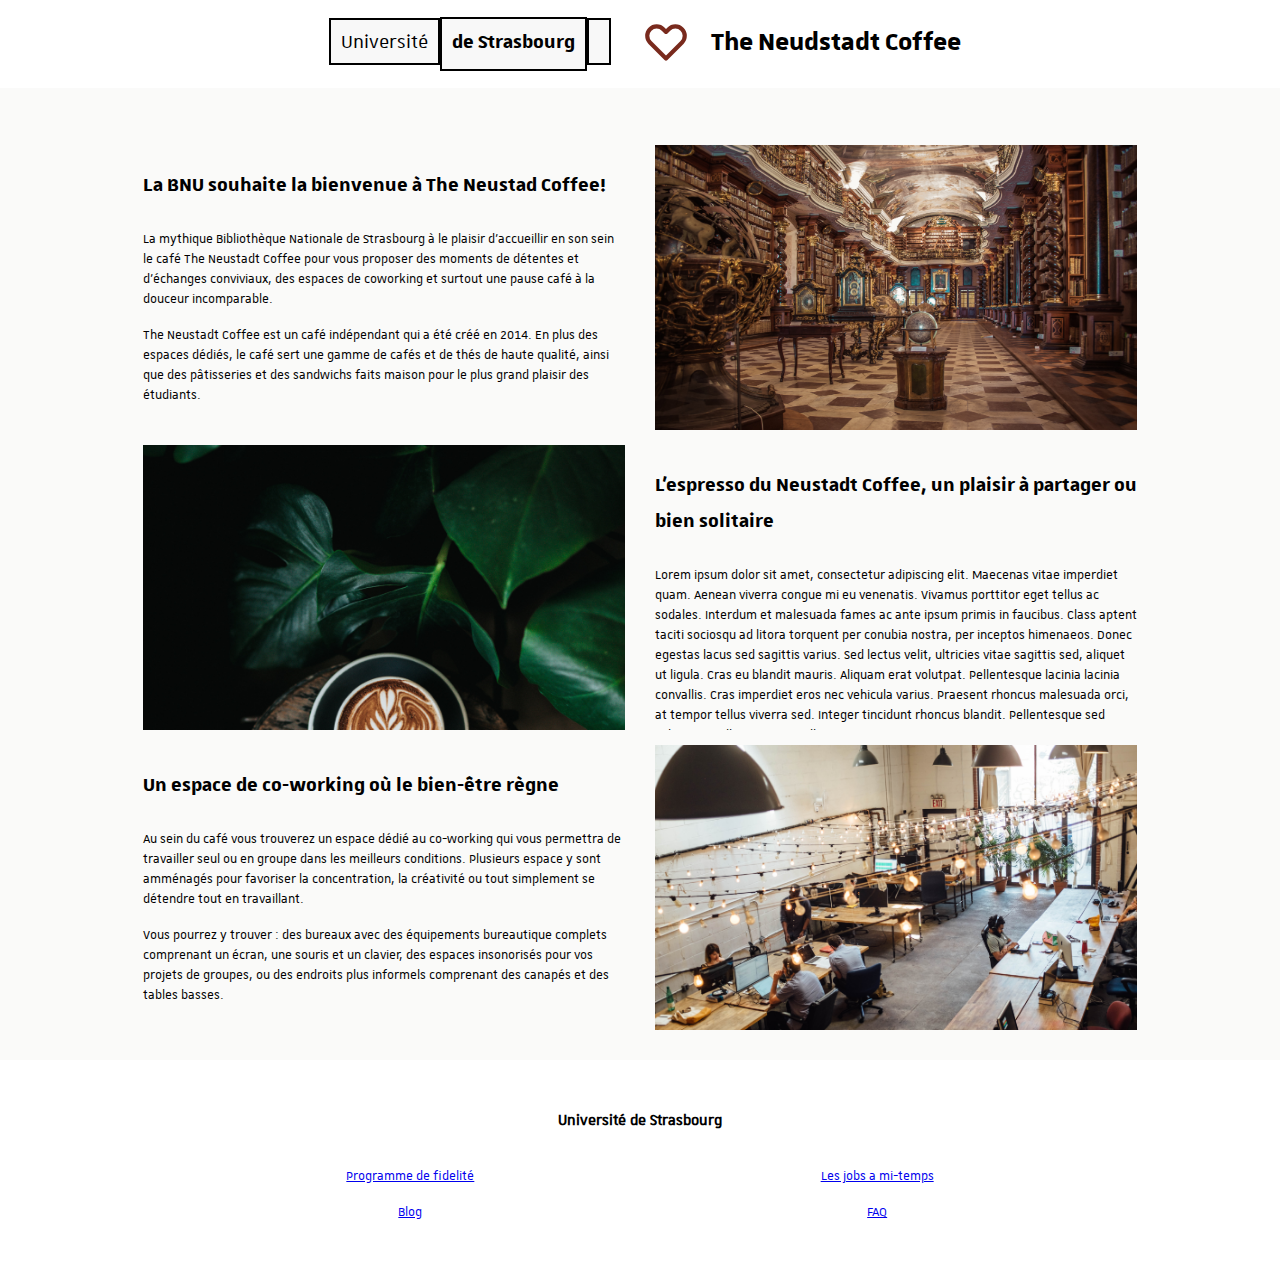
<file: index.html>
<!doctype html>
<html lang=en>
    <head>
        <meta charset=utf-8>
        <link rel="stylesheet" href="style.css">
        <title>Home</title>
    </head>
    <body>
        <header class="header">
            <a href="index.html"><span class="el"><span class="logo"><span class="uni">Université</span><spane class="stra">de Strasbourg</spane><span class="void"></span></span></span></a>
            <span class="el"><svg class="w-6 h-6" fill="none" stroke="currentColor" viewBox="0 0 24 24" xmlns="http://www.w3.org/2000/svg"><path stroke-linecap="round" stroke-linejoin="round" stroke-width="2" d="M4.318 6.318a4.5 4.5 0 000 6.364L12 20.364l7.682-7.682a4.5 4.5 0 00-6.364-6.364L12 7.636l-1.318-1.318a4.5 4.5 0 00-6.364 0z"></path></svg></span>
            <span class="el coffee">The Neudstadt Coffee</span>
        </header>
        <div class="bande"></div>

        <div class="container">
            <div class="content">
                <div class="row">
                    <div class="text">
                        <p class="title">La BNU souhaite la bienvenue à The Neustad Coffee!</p>
                        <p>La mythique Bibliothèque Nationale de Strasbourg à le plaisir d'accueillir en son sein le café The Neustadt Coffee pour vous proposer des moments de détentes et d'échanges conviviaux, des espaces de coworking et surtout une pause café à la douceur incomparable.</p>
                        <p>The Neustadt Coffee est un café indépendant qui a été créé en 2014. En plus des espaces dédiés, le café sert une gamme de cafés et de thés de haute qualité, ainsi que des pâtisseries et des sandwichs faits maison pour le plus grand plaisir des étudiants.</p>
                    </div>
                    <div class="img">
                        <img src="assets/library.jpg">
                    </div>
                </div>
                <div class="row">
                    <div class="img">
                        <img src="assets/coffee-hero-sided.jpg">
                    </div>
                    <div class="text">
                        <p class="title">L'espresso du Neustadt Coffee, un plaisir à partager ou bien solitaire</p>
                        <p>Lorem ipsum dolor sit amet, consectetur adipiscing elit. Maecenas vitae imperdiet quam. Aenean viverra congue mi eu venenatis. Vivamus porttitor eget tellus ac sodales. Interdum et malesuada fames ac ante ipsum primis in faucibus. Class aptent taciti sociosqu ad litora torquent per conubia nostra, per inceptos himenaeos. Donec egestas lacus sed sagittis varius. Sed lectus velit, ultricies vitae sagittis sed, aliquet ut ligula. Cras eu blandit mauris. Aliquam erat volutpat. Pellentesque lacinia lacinia convallis. Cras imperdiet eros nec vehicula varius. Praesent rhoncus malesuada orci, at tempor tellus viverra sed. Integer tincidunt rhoncus blandit. Pellentesque sed vulputate nulla, sit amet pellentesque est.</p>
                    </div>
                </div>
                <div class="row">
                    <div class="text">
                        <p class="title">Un espace de co-working où le bien-être règne</p>
                        <p>Au sein du café vous trouverez un espace dédié au co-working qui vous permettra de travailler seul ou en groupe dans les meilleurs conditions. Plusieurs espace y sont amménagés pour favoriser la concentration, la créativité ou tout simplement se détendre tout en travaillant.</p>
                        <p>Vous pourrez y trouver : des bureaux avec des équipements bureautique complets comprenant un écran, une souris et un clavier, des espaces insonorisés pour vos projets de groupes, ou des endroits plus informels comprenant des canapés et des tables basses.</p>
                    </div>
                    <div class="img">
                        <img src="assets/coworking.jpg">
                    </div>
                </div>
                
            </div>
        </div>

        <footer class="footer">
                <h3>Université de Strasbourg</h3>
                <div class="both">
                    <div class="left">
                        <p class="link"><a href='#'>Programme de fidelité</a></p>
                        <p class="link"><a href='html/blog.html'>Blog</a></p>
                    </div>
                    <div class="rigth">
                        <p class="link"><a href='html/jobs.html'>Les jobs a mi-temps</a></p>
                        <p class="link"><a href='html/faq.html'>FAQ</a></p>
                    </div>
                </div>
        </footer>
    </body>
</html>
</file>
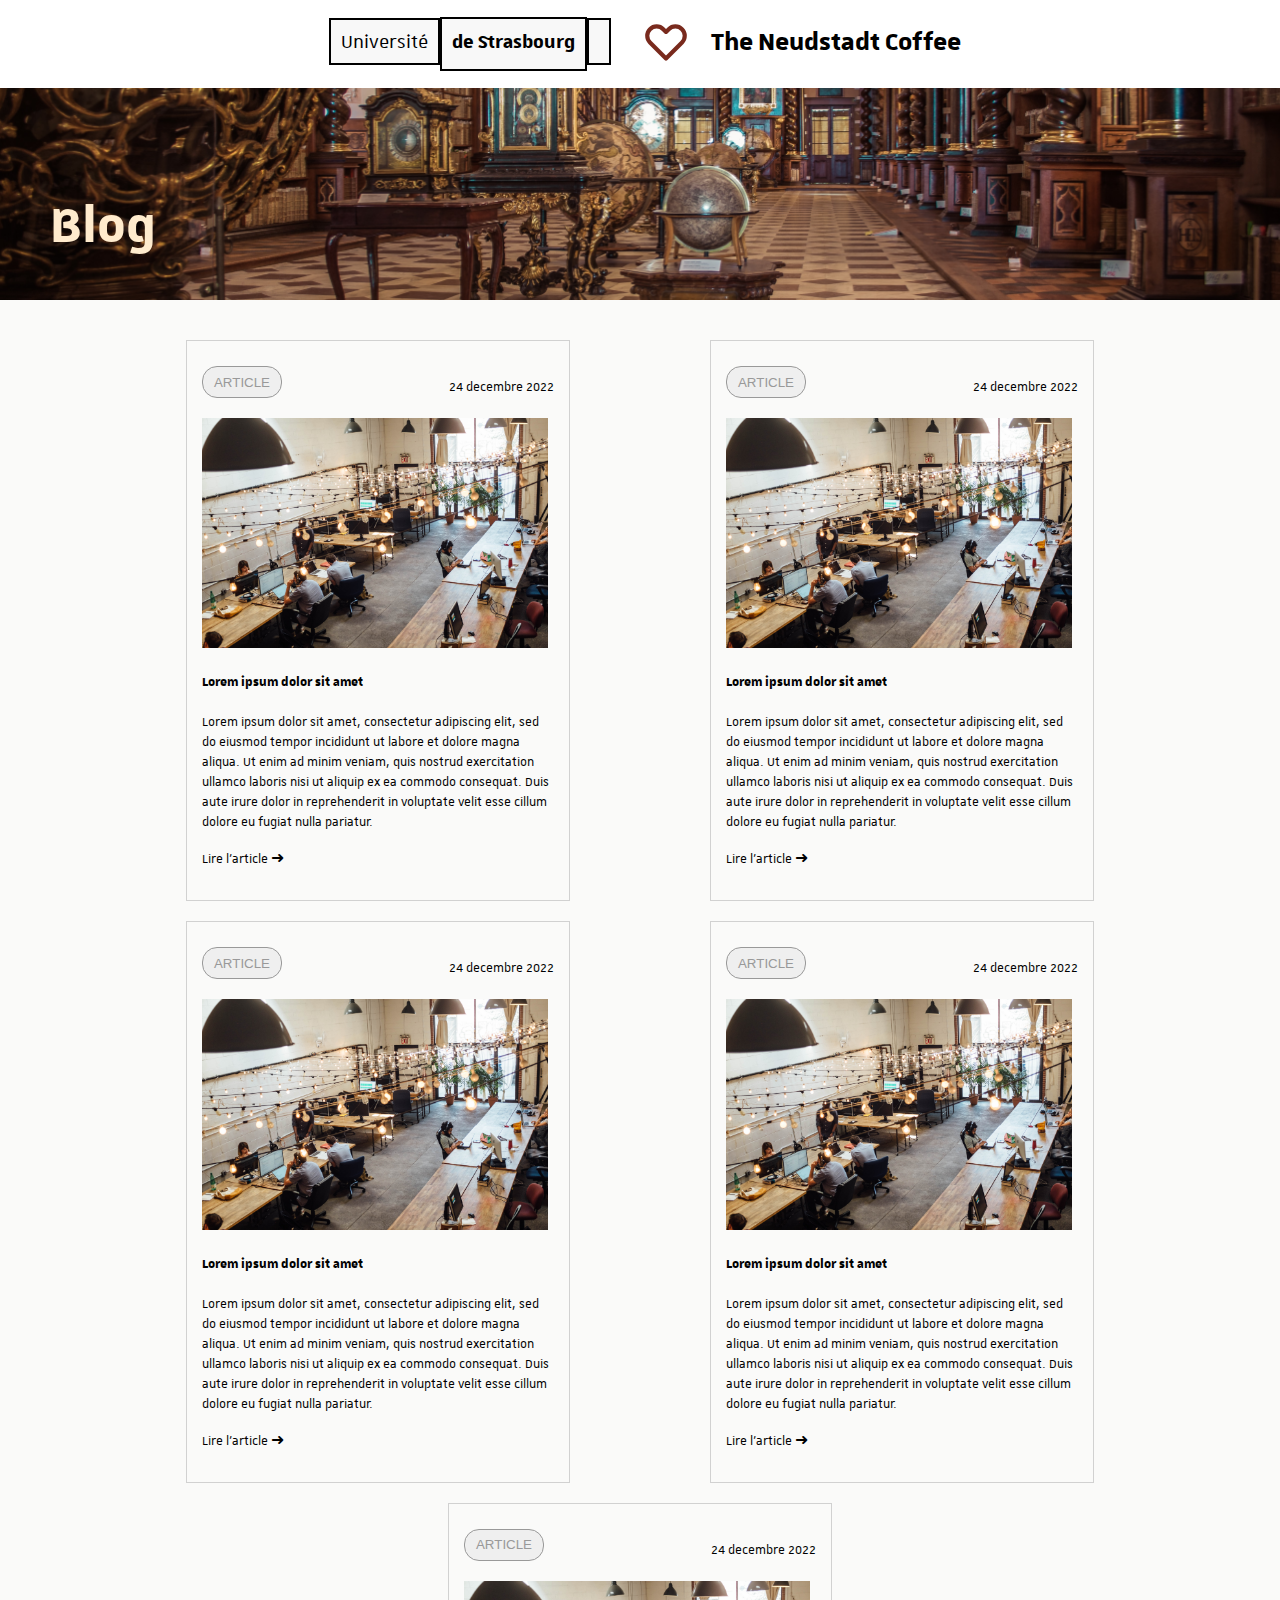
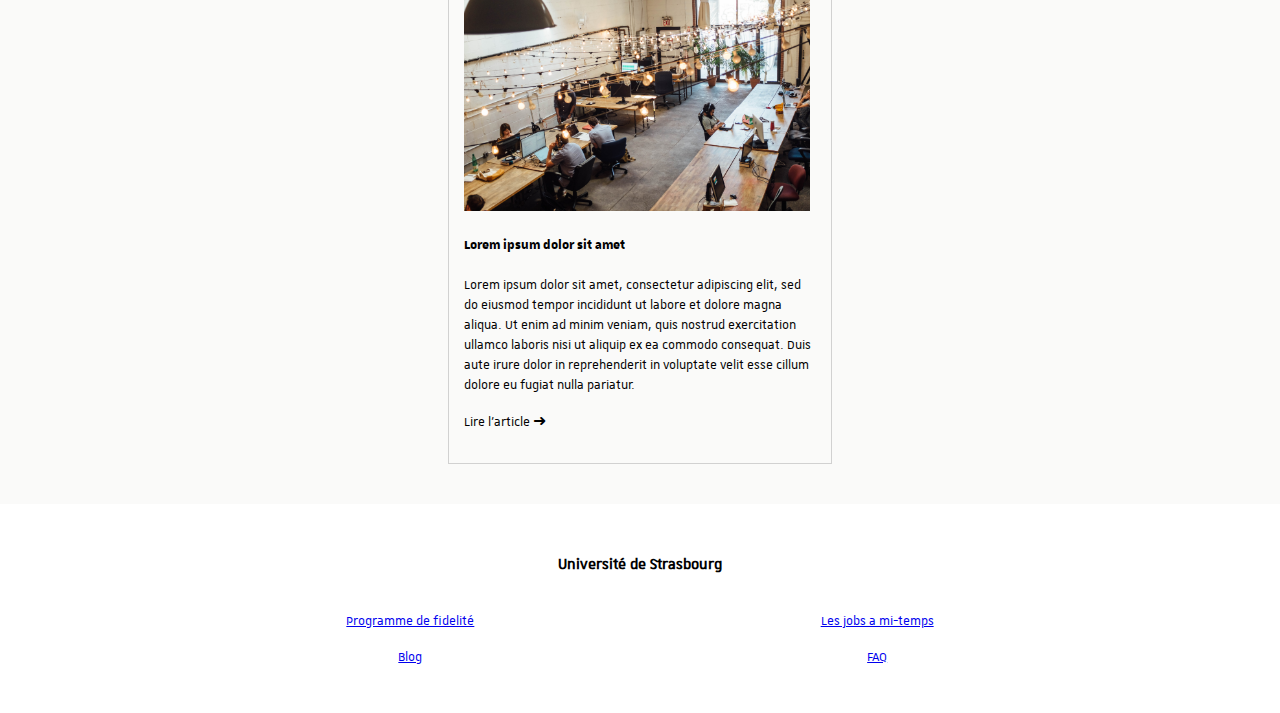
<file: html/blog.html>
<!doctype html>
<html lang=en>
    <head>
        <meta charset=utf-8>
        <link rel="stylesheet" href="../CSS/style-blog.css">
        <title>Blog</title>
    </head>
    <body>
        <header class="header">
            <a href="../index.html"><span class="el"><span class="logo"><span class="uni">Université</span><spane class="stra">de Strasbourg</spane><span class="void"></span></span></span></a>
            <span class="el"><svg class="w-6 h-6" fill="none" stroke="currentColor" viewBox="0 0 24 24" xmlns="http://www.w3.org/2000/svg"><path stroke-linecap="round" stroke-linejoin="round" stroke-width="2" d="M4.318 6.318a4.5 4.5 0 000 6.364L12 20.364l7.682-7.682a4.5 4.5 0 00-6.364-6.364L12 7.636l-1.318-1.318a4.5 4.5 0 00-6.364 0z"></path></svg></span>
            <span class="el coffee">The Neudstadt Coffee</span>
        </header>
        <div class="bande"><span>Blog</span></div>

        <div class="container">
            <div class="content">
                <div class="card">
                    <div class="about">
                        <button>ARTICLE</button>
                        <p>24 decembre 2022</p>
                    </div>
                    <img src="../assets/coworking.jpg">
                    <p class="title">Lorem ipsum dolor sit amet</p>
                    <p>Lorem ipsum dolor sit amet, consectetur adipiscing elit, sed do eiusmod tempor incididunt ut labore et dolore magna aliqua. Ut enim ad minim veniam, quis nostrud exercitation ullamco laboris nisi ut aliquip ex ea commodo consequat. Duis aute irure dolor in reprehenderit in voluptate velit esse cillum dolore eu fugiat nulla pariatur.</p>
                    <p><span class="arrow">Lire l'article </span></p>
                </div>
                <div class="card">
                    <div class="about">
                        <button>ARTICLE</button>
                        <p>24 decembre 2022</p>
                    </div>
                    <img src="../assets/coworking.jpg">
                    <p class="title">Lorem ipsum dolor sit amet</p>
                    <p>Lorem ipsum dolor sit amet, consectetur adipiscing elit, sed do eiusmod tempor incididunt ut labore et dolore magna aliqua. Ut enim ad minim veniam, quis nostrud exercitation ullamco laboris nisi ut aliquip ex ea commodo consequat. Duis aute irure dolor in reprehenderit in voluptate velit esse cillum dolore eu fugiat nulla pariatur.</p>
                    <p><span class="arrow">Lire l'article </span></p>
                </div>
                <div class="card">
                    <div class="about">
                        <button>ARTICLE</button>
                        <p>24 decembre 2022</p>
                    </div>
                    <img src="../assets/coworking.jpg">
                    <p class="title">Lorem ipsum dolor sit amet</p>
                    <p>Lorem ipsum dolor sit amet, consectetur adipiscing elit, sed do eiusmod tempor incididunt ut labore et dolore magna aliqua. Ut enim ad minim veniam, quis nostrud exercitation ullamco laboris nisi ut aliquip ex ea commodo consequat. Duis aute irure dolor in reprehenderit in voluptate velit esse cillum dolore eu fugiat nulla pariatur.</p>
                    <p><span class="arrow">Lire l'article </span></p>
                </div>
                <div class="card">
                    <div class="about">
                        <button>ARTICLE</button>
                        <p>24 decembre 2022</p>
                    </div>
                    <img src="../assets/coworking.jpg">
                    <p class="title">Lorem ipsum dolor sit amet</p>
                    <p>Lorem ipsum dolor sit amet, consectetur adipiscing elit, sed do eiusmod tempor incididunt ut labore et dolore magna aliqua. Ut enim ad minim veniam, quis nostrud exercitation ullamco laboris nisi ut aliquip ex ea commodo consequat. Duis aute irure dolor in reprehenderit in voluptate velit esse cillum dolore eu fugiat nulla pariatur.</p>
                    <p><span class="arrow">Lire l'article </span></p>
                </div>
                <div class="card">
                    <div class="about">
                        <button>ARTICLE</button>
                        <p>24 decembre 2022</p>
                    </div>
                    <img src="../assets/coworking.jpg">
                    <p class="title">Lorem ipsum dolor sit amet</p>
                    <p>Lorem ipsum dolor sit amet, consectetur adipiscing elit, sed do eiusmod tempor incididunt ut labore et dolore magna aliqua. Ut enim ad minim veniam, quis nostrud exercitation ullamco laboris nisi ut aliquip ex ea commodo consequat. Duis aute irure dolor in reprehenderit in voluptate velit esse cillum dolore eu fugiat nulla pariatur.</p>
                    <p><span class="arrow">Lire l'article </span></p>
                </div>
            </div>
        </div>

        <footer class="footer">
                <h3>Université de Strasbourg</h3>
                <div class="both">
                    <div class="left">
                        <p class="link"><a href='#'>Programme de fidelité</a></p>
                        <p class="link"><a href='#'>Blog</a></p>
                    </div>
                    <div class="rigth">
                        <p class="link"><a href='./jobs.html'>Les jobs a mi-temps</a></p>
                        <p class="link"><a href='./faq.html'>FAQ</a></p>
                    </div>
                </div>
        </footer>
    </body>
</html>
</file>
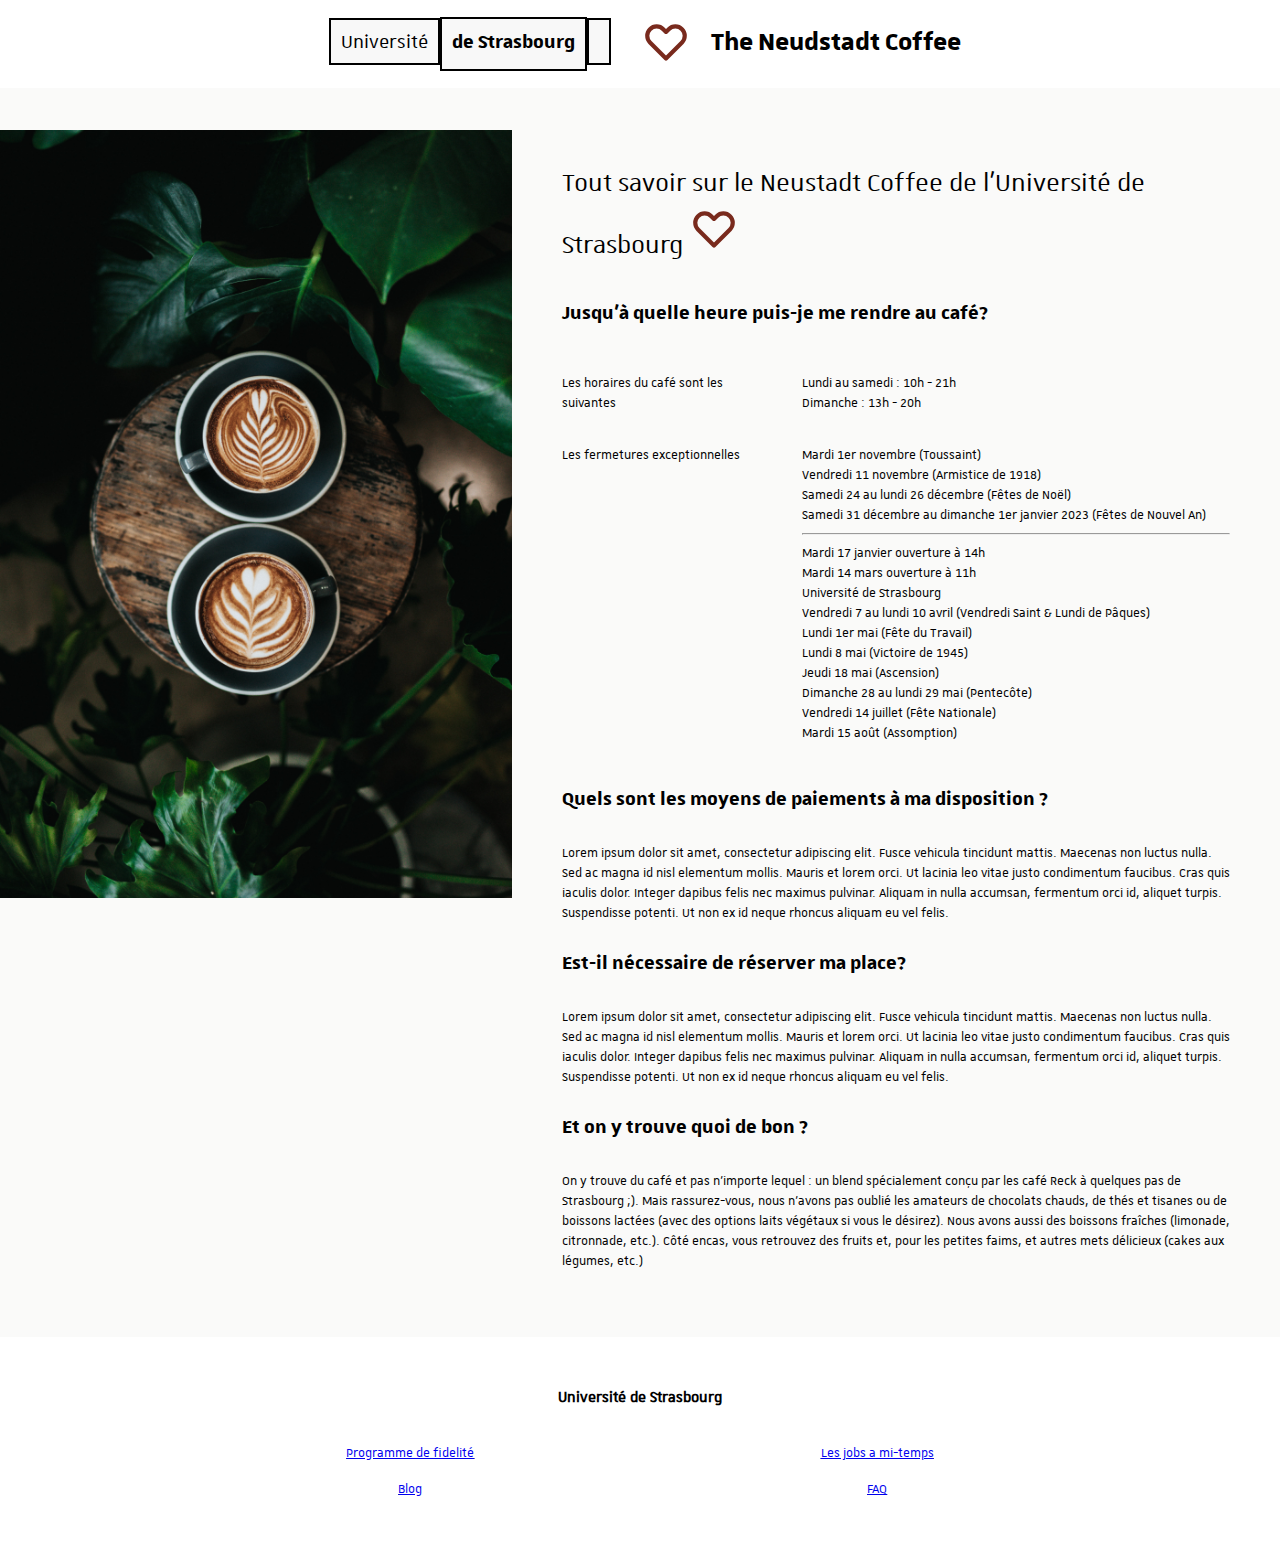
<file: html/faq.html>
<!doctype html>
<html lang=en>
    <head>
        <meta charset=utf-8>
        <link rel="stylesheet" href="../CSS/style-faq.css">
        <title>FAQ</title>
    </head>
    <body>
        <header class="header">
            <a href="../index.html"><span class="el"><span class="logo"><span class="uni">Université</span><spane class="stra">de Strasbourg</spane><span class="void"></span></span></span></a>
            <span class="el"><svg class="w-6 h-6" fill="none" stroke="currentColor" viewBox="0 0 24 24" xmlns="http://www.w3.org/2000/svg"><path stroke-linecap="round" stroke-linejoin="round" stroke-width="2" d="M4.318 6.318a4.5 4.5 0 000 6.364L12 20.364l7.682-7.682a4.5 4.5 0 00-6.364-6.364L12 7.636l-1.318-1.318a4.5 4.5 0 00-6.364 0z"></path></svg></span>
            <span class="el coffee">The Neudstadt Coffee</span>
        </header>
        <div class="bande"></div>

        <div class="container">
            <div class="content">
                <div class="img"><img src="../assets/coffee-hero-sided.jpg"></div>
                <div class="text">
                    <p class="big">Tout savoir sur le Neustadt Coffee de l'Université de Strasbourg <svg class="w-6 h-6" fill="none" stroke="currentColor" viewBox="0 0 24 24" xmlns="http://www.w3.org/2000/svg"><path stroke-linecap="round" stroke-linejoin="round" stroke-width="2" d="M4.318 6.318a4.5 4.5 0 000 6.364L12 20.364l7.682-7.682a4.5 4.5 0 00-6.364-6.364L12 7.636l-1.318-1.318a4.5 4.5 0 00-6.364 0z"></path></svg></p>
                    <p class="title">Jusqu'à quelle heure puis-je me rendre au café?</p>
                    <div class="row">
                        <div class="col1">
                            <p>Les horaires du café sont les suivantes</p>
                        </div>
                        <div class="col2">
                            <ul>
                                <li>Lundi au samedi : 10h - 21h</li>
                                <li>Dimanche : 13h - 20h</li>
                            </ul>
                        </div>
                    </div>
                    <div class="row">
                        <div class="col1"><p>Les fermetures exceptionnelles</p></div>
                        <div class="col2">
                            <ul>
                                <li>Mardi 1er novembre (Toussaint)</li>
                                <li>Vendredi 11 novembre (Armistice de 1918)</li>
                                <li>Samedi 24 au lundi 26 décembre (Fêtes de Noël)</li>
                                <li>Samedi 31 décembre au dimanche 1er janvier 2023 (Fêtes de Nouvel An)</li>
                                <hr/>
                                <li>Mardi 17 janvier ouverture à 14h</li>
                                <li>Mardi 14 mars ouverture à 11h</li>
                                <li>Université de Strasbourg</li>
                                <li>Vendredi 7 au lundi 10 avril (Vendredi Saint & Lundi de Pâques)</li>
                                <li>Lundi 1er mai (Fête du Travail)</li>
                                <li>Lundi 8 mai (Victoire de 1945)</li>
                                <li>Jeudi 18 mai (Ascension)</li>
                                <li>Dimanche 28 au lundi 29 mai (Pentecôte)</li>
                                <li>Vendredi 14 juillet (Fête Nationale)</li>
                                <li>Mardi 15 août (Assomption)</li>
                            </ul>
                        </div>
                    </div>
                    <p class="title">Quels sont les moyens de paiements à ma disposition ?</p>
                    <p>Lorem ipsum dolor sit amet, consectetur adipiscing elit. Fusce vehicula tincidunt mattis. Maecenas non luctus nulla. Sed ac magna id nisl elementum mollis. Mauris et lorem orci. Ut lacinia leo vitae justo condimentum faucibus. Cras quis iaculis dolor. Integer dapibus felis nec maximus pulvinar. Aliquam in nulla accumsan, fermentum orci id, aliquet turpis. Suspendisse potenti. Ut non ex id neque rhoncus aliquam eu vel felis.</p>
                    <p class="title">Est-il nécessaire de réserver ma place?</p>
                    <p>Lorem ipsum dolor sit amet, consectetur adipiscing elit. Fusce vehicula tincidunt mattis. Maecenas non luctus nulla. Sed ac magna id nisl elementum mollis. Mauris et lorem orci. Ut lacinia leo vitae justo condimentum faucibus. Cras quis iaculis dolor. Integer dapibus felis nec maximus pulvinar. Aliquam in nulla accumsan, fermentum orci id, aliquet turpis. Suspendisse potenti. Ut non ex id neque rhoncus aliquam eu vel felis.</p>
                    <p class="title">Et on y trouve quoi de bon ?</p>
                    <p>On y trouve du café et pas n'importe lequel : un blend spécialement conçu par les café Reck à quelques pas de Strasbourg ;). Mais rassurez-vous, nous n'avons pas oublié les amateurs de chocolats chauds, de thés et tisanes ou de boissons lactées (avec des options laits végétaux si vous le désirez). Nous avons aussi des boissons fraîches (limonade, citronnade, etc.). Côté encas, vous retrouvez des fruits et, pour les petites faims, et autres mets délicieux (cakes aux légumes, etc.)</p>
                </div>
            </div>
        </div>

        <footer class="footer">
                <h3>Université de Strasbourg</h3>
                <div class="both">
                    <div class="left">
                        <p class="link"><a href='#'>Programme de fidelité</a></p>
                        <p class="link"><a href='./blog.html'>Blog</a></p>
                    </div>
                    <div class="rigth">
                        <p class="link"><a href='./jobs.html'>Les jobs a mi-temps</a></p>
                        <p class="link"><a href='#'>FAQ</a></p>
                    </div>
                </div>
        </footer>
    </body>
</html>
</file>
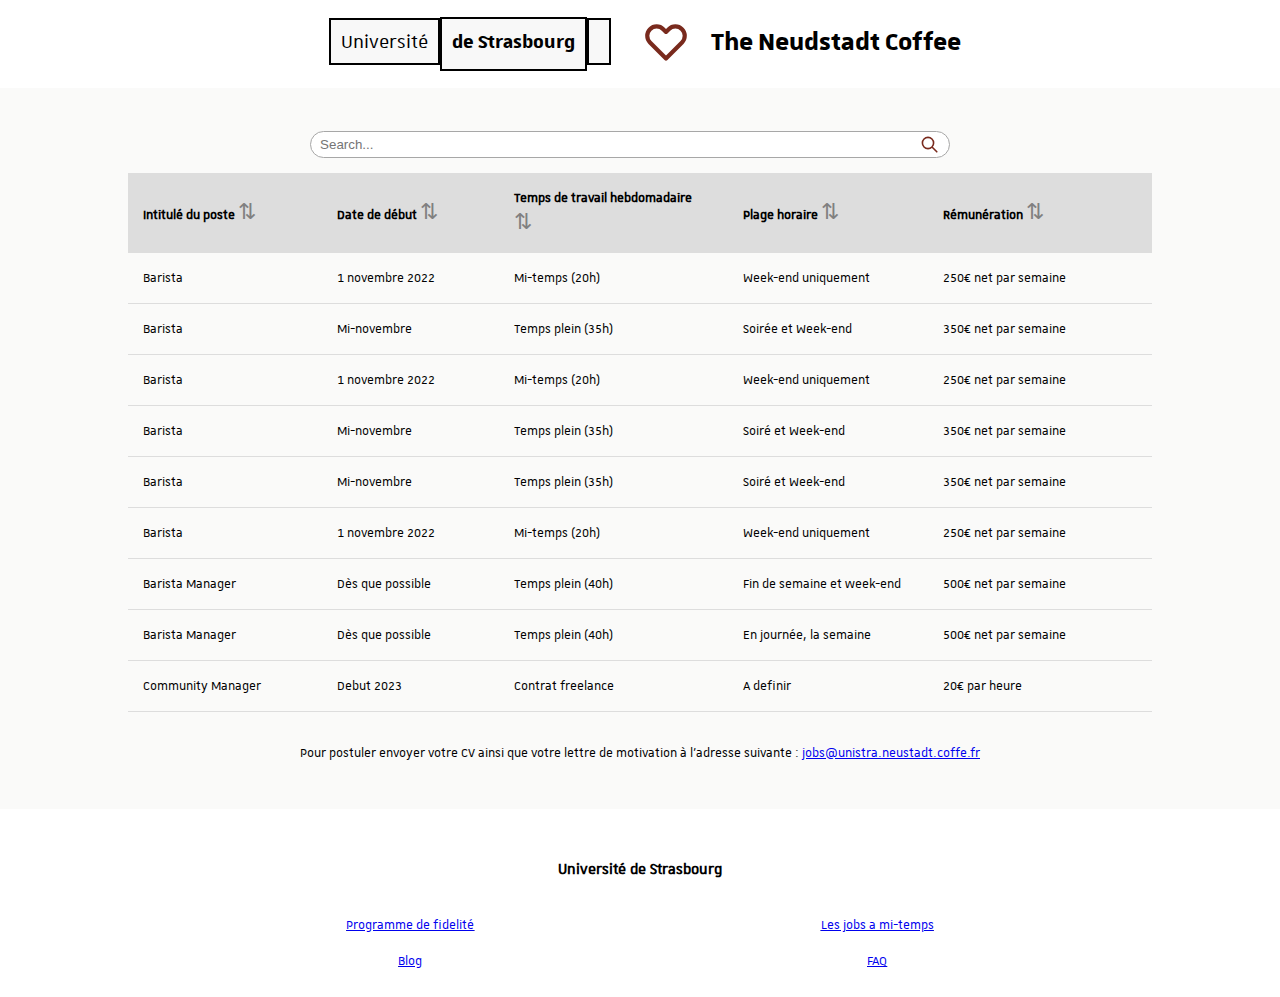
<file: html/jobs.html>
<!doctype html>
<html lang=en>
    <head>
        <meta charset=utf-8>
        <link rel="stylesheet" href="../CSS/style-jobs.css">
        <title>Jobs</title>
    </head>
    <body>
        <header class="header">
            <a href="../index.html"><span class="el"><span class="logo"><span class="uni">Université</span><spane class="stra">de Strasbourg</spane><span class="void"></span></span></span></a>
            <span class="el"><svg class="w-6 h-6" fill="none" stroke="currentColor" viewBox="0 0 24 24" xmlns="http://www.w3.org/2000/svg"><path stroke-linecap="round" stroke-linejoin="round" stroke-width="2" d="M4.318 6.318a4.5 4.5 0 000 6.364L12 20.364l7.682-7.682a4.5 4.5 0 00-6.364-6.364L12 7.636l-1.318-1.318a4.5 4.5 0 00-6.364 0z"></path></svg></span>
            <span class="el coffee">The Neudstadt Coffee</span>
        </header>
        <div class="bande"></div>

        <div class="container">
            <div class="content">
                <div class="search"><input class='input' type="text" placeholder=" Search..."><label><svg class="w-6 h-6 ic-search" fill="none" stroke="currentColor" viewBox="0 0 24 24" xmlns="http://www.w3.org/2000/svg"><path stroke-linecap="round" stroke-linejoin="round" stroke-width="2" d="M21 21l-6-6m2-5a7 7 0 11-14 0 7 7 0 0114 0z"></path></svg></label></div>
                <div class="table">
                    <table>
                        <thead>
                            <tr>
                                <th id="0">Intitulé du poste <span class="sort">&#8645</span></th>
                                <th id="1">Date de début <span class="sort">&#8645</span></th>
                                <th id="2">Temps de travail hebdomadaire <span class="sort">&#8645</span></th>
                                <th id="3">Plage horaire <span class="sort">&#8645</span></th>
                                <th id="4">Rémunération <span class="sort">&#8645</span></th>
                            </tr>
                        </thead>
                        <tbody class="display"></tbody>
                    </table>
                    <span id="none">-- Rien pour le moment --</span>
                </div>
                <p>Pour postuler envoyer votre CV ainsi que votre lettre de motivation à l'adresse suivante : <a href="mailto:jobs@unistra.neustadt.coffe.fr">jobs@unistra.neustadt.coffe.fr</a></p>
            </div>
        </div>

        <footer class="footer">
                <h3>Université de Strasbourg</h3>
                <div class="both">
                    <div class="left">
                        <p class="link"><a href='#'>Programme de fidelité</a></p>
                        <p class="link"><a href='./blog.html'>Blog</a></p>
                    </div>
                    <div class="rigth">
                        <p class="link"><a href='#'>Les jobs a mi-temps</a></p>
                        <p class="link"><a href='./faq.html'>FAQ</a></p>
                    </div>
                </div>
        </footer>
    </body>
    <script type="text/javascript" src="../JS/script.js"></script>
</html>
</file>
<file: style.css>
*, :after, :before{
    box-sizing: border-box;
}

body{
    width: 100vw;
    height: 100vh;
    padding: 0;
    margin: 0;
    background-color: #fafaf9;
    font-family: 'UnistraA-Regular','Courier New', Courier, monospace;
}

.header{
    padding: 1em;
    display: flex;
    align-items: center;
    background-color: rgb(255, 255, 255);
    min-width: 100vw;
    overflow: hidden;
    z-index: 1;
}
.el{
    margin: 0 10px;
}
.header a{
    text-decoration: none;
    color: inherit;
}
.logo{
    font-size: 1.5em;
    margin: 10px;
}
.uni, .stra, .void {
    background-color: rgb(248, 248, 248);
    padding: 10px;
    border: solid 2px black;
    border-collapse: collapse;
}
.stra{
    font-family: 'UnistraB-Bold';
}

svg{
    color: rgb(121, 42, 29);
    width: 50px;
    height: auto;
}
.coffee{
    font-family: 'UnistraB-Bold';
    font-size: 2rem;
}
.container{
    background-color: rgba(255, 255, 255, 0);
}
.content{
    display: flex;
    flex-direction: row;
    flex-wrap: wrap;
    justify-content: center;
    margin: 30px 0;
}

.title{
    font-family: 'UnistraB-Bold';
    font-size: 1.5em;
}

.row div {
    width: 50%;
    padding: 15px;
    overflow: hidden;
    
}
.img img{
    width: 100%;
    height: auto;
    position: relative;
}





/* ///////////////////////////////////////////////////////////
/////////////////////////////////////////////////////////// */
@media (min-width: 800px) {
    .header{
        display: flex;
        flex-direction: row;
        justify-content: center;
        position: fixed;
        overflow: hidden;

    }
    .bande{
        height: 100px;
    }
    .row {
        display: flex;
        flex-direction: row;
        justify-content: center;
        width: 80vw;
        max-height: 300px;
    }
    
 
    
    
    .footer{
        padding: 30px 0 30px;
        margin-top: 20px;
        text-align: center;
        background-color: #fff;
    }
    .both{
        display: flex;
        justify-content: space-evenly;
    }
    
}


@media (max-width: 800px) {
    .header{
        display: flex;
        flex-direction: column;
        justify-content: center;
        align-items: center;
        position:static; 
    }
    
    .bande{
        height: 20px;
    }
    .row {
        display: flex;
        flex-direction: column;
        justify-content: center;
        align-items: center;
        width: auto;
        height: auto;
    }

    .footer{
        padding: 30px 0 30px;
        margin-top: 20px;
        text-align: center;
        background-color: #fff;
    }
    .both{
        display: flex;
        flex-direction: column;
        align-items: center;
        justify-content: center;
    }

}

@font-face {
    font-family: "UnistraA-Regular";
    src: url("font/UnistraA-Regular.ttf") format("truetype");
}
@font-face {
    font-family: "UnistraB-Bold";
    src: url("font/UnistraB-Bold.ttf") format("truetype");
}
</file>
<file: CSS/style-blog.css>
*, :after, :before{
    box-sizing: border-box;
}

body{
    width: 100vw;
    height: 100vh;
    padding: 0;
    margin: 0;
    background-color: #fafaf9;
    font-family: 'UnistraA-Regular','Courier New', Courier, monospace;
}
.header{
    padding: 1em;
    position: fixed;
    display: flex;
    align-items: center;
    background-color: rgb(255, 255, 255);
    width: 100vw;
    overflow: hidden;
    z-index: 1;
}
.el{
    margin: 0 10px;
}
.header a{
    text-decoration: none;
    color: inherit;
}
.logo{
    font-size: 1.5em;
    margin: 10px;
}
.uni, .stra, .void {
    background-color: rgb(248, 248, 248);
    padding: 10px;
    border: solid 2px black;
    border-collapse: collapse;
}
.stra{
    font-family: 'UnistraB-Bold';
}
svg{
    color: rgb(121, 42, 29);
    width: 50px;
    height: auto;
}
.coffee{
    font-family: 'UnistraB-Bold';
    font-size: 2rem;
}
.container{
    background-color: rgba(255, 255, 255, 0);
}
.content{
    display: flex;
    flex-direction: row;
    flex-wrap: wrap;
    justify-content: center;
    margin: 30px 0;
}

.card:hover{
    box-shadow: 0 4px 8px 0 rgba(0, 0, 0, 0.2);
}

.about{
    display: flex;
    justify-content: space-between;
    margin: 5px 0px;
}
button{
    height: 2rem;
    width: 80px;
    border: solid 1px #999999;
    color: #999999;
    border-radius: 15px;
    position: relative;
    top: 5px;
    transition: 0.5s;
    cursor: pointer;
}
button:hover{
    border: solid 1px rgb(128, 128, 128);
    color: rgb(128, 128, 128);
    background-color: #fafaf9;
}
.arrow:hover{
    text-decoration: underline;
}
.arrow:after{
    content: '\00279C';
}
.title{
    font-family: 'UnistraB-Bold';
}

@media (min-width: 800px) {
    .header{
        display: flex;
        flex-direction: row;
        justify-content: center;
    }
    .bande{
        height: 300px;
        background-image: url("../assets/library.jpg");
        background-size: cover;
        background-position: center;
    }
    .bande span{
        color: blanchedalmond;
        font-family: 'UnistraB-Bold';
        position: relative;
        top: 180px;
        left: 50px;
        font-size: 4em;
    }

    .card {
        padding: 15px;
        margin: 10px 70px 10px;
        width: 30vw;
        border: solid 1px #d1d1d1;
        transition: 0.3s;
        cursor: pointer;
    }

    .card img{
        width: 27vw;
    }
    
    .footer{
        padding: 30px 0 30px;
        margin-top: 20px;
        text-align: center;
        background-color: #fff;
    }
    .both{
        display: flex;
        justify-content: space-evenly;
    }
}
@media (max-width: 800px) {
    .header{
        display: flex;
        flex-direction: column;
        justify-content: center;
        align-items: center;
        position: static; 
    }
    .bande{
        height: 100px;
        background-image: url("../assets/library.jpg");
        background-size: cover;
        background-position: center;
    }
    .bande span{
        color: blanchedalmond;
        font-family: 'UnistraB-Bold';
        position: relative;
        top: 20px;
        left: 40vw;
        font-size: 4em;
    }

    .card {
        padding: 15px;
        margin: 10px 70px 10px;
        width: 85vw;
        border: solid 1px #d1d1d1;
        transition: 0.3s;
        cursor: pointer;
    }
    
    .card img{
        width: 100%;
    }

    .footer{
        padding: 30px 0 30px;
        margin-top: 20px;
        text-align: center;
        background-color: #fff;
    }
    .both{
        display: flex;
        flex-direction: column;
        align-items: center;
        justify-content: center;
    }

}

@font-face {
    font-family: "UnistraA-Regular";
    src: url("../font/UnistraA-Regular.ttf") format("truetype");
}
@font-face {
    font-family: "UnistraB-Bold";
    src: url("../font/UnistraB-Bold.ttf") format("truetype");
}
</file>
<file: CSS/style-faq.css>
*, :after, :before{
    box-sizing: border-box;
}

body{
    width: 100vw;
    height: 100vh;
    padding: 0;
    margin: 0;
    background-color: #fafaf9;
    font-family: 'UnistraA-Regular','Courier New', Courier, monospace;
}
.header{
    padding: 1em;
    position: fixed;
    background-color: rgb(255, 255, 255);
    width: 100vw;
    overflow: hidden;
    z-index: 1;
}

.el{
    margin: 0 10px;
}
.header a{
    text-decoration: none;
    color: inherit;
}
.logo{
    font-size: 1.5em;
    margin: 10px;
}
.uni, .stra, .void {
    background-color: rgb(248, 248, 248);
    padding: 10px;
    border: solid 2px black;
    border-collapse: collapse;
}
.stra{
    font-family: 'UnistraB-Bold';
}
svg{
    color: rgb(121, 42, 29);
    width: 50px;
    height: auto;
}
.coffee{
    font-family: 'UnistraB-Bold';
    font-size: 2rem;
}



ul{
    list-style: none;
}

@media (min-width: 800px) {
    .header{
        display: flex;
        flex-direction: row;
        justify-content: center;
        align-items: center;
    }
    .bande{
        height: 100px;
    }

    .container{
        background-color: rgba(255, 255, 255, 0);
        display: flex;
    }
    .content{
        display: flex;
        flex-direction: row;
        flex-wrap: wrap;
        justify-content: center;
        margin: 30px 0;
    }
    .img {
        width: 40%;
    }
    .text{
        padding: 15px;
        width: 60%;
        padding: 0 50px;
    }
    img{
        width: 100%;
        height: auto;
        position: relative;
    }
    .row {
        display: flex;
        flex-direction: row;
    }
    .col1{
        width: 30%;
    }
    .col2{
        width: 70%;
    }
    .title{
        font-family: 'UnistraB-Bold';
        font-size: 1.5em;
    }
    .big{
        font-size: 2em;
    }
    
    
    .footer{
        padding: 30px 0 30px;
        margin-top: 20px;
        text-align: center;
        background-color: #fff;
    }
    .both{
        display: flex;
        justify-content: space-evenly;
    }
    .link{
        color: black;
        text-decoration: underline;
    }
}

@media (max-width: 800px) {
    .header{
        display: flex;
        flex-direction: column;
        justify-content: center;
        align-items: center;
        position:static;
    }
    .bande{
        height: 20px;
    }

    .img {
        display: none;
    }
    .text{
        padding: 15px;
        width: 90%;
        padding: 0 50px;
    }

    .title{
        font-family: 'UnistraB-Bold';
        font-size: 1.4em;
    }
    .big{
        font-size: 1.6em;
    }
    .big svg{
        width: 20px;
    }

    .footer{
        padding: 30px 0 30px;
        margin-top: 20px;
        text-align: center;
        background-color: #fff;
    }
    .both{
        display: flex;
        flex-direction: column;
        align-items: center;
        justify-content: center;
    }

}

@font-face {
    font-family: "UnistraA-Regular";
    src: url("../font/UnistraA-Regular.ttf") format("truetype");
}
@font-face {
    font-family: "UnistraB-Bold";
    src: url("../font/UnistraB-Bold.ttf") format("truetype");
}
</file>
<file: CSS/style-jobs.css>
*, :after, :before{
    box-sizing: border-box;
}

body{
    min-width: 100vw;
    min-height: 100vh;
    padding: 0;
    margin: 0;
    background-color: #fafaf9;
    font-family: 'UnistraA-Regular','Courier New', Courier, monospace;
}

.header{
    padding: 1em;
    display: flex;
    align-items: center;
    background-color: rgb(255, 255, 255);
    min-width: 100vw;
    overflow: hidden;
    z-index: 1;
}
.el{
    margin: 0 10px;
}
.header a{
    text-decoration: none;
    color: inherit;
}
.logo{
    font-size: 1.5em;
    margin: 10px;
}
.uni, .stra, .void {
    background-color: rgb(248, 248, 248);
    padding: 10px;
    border: solid 2px black;
    border-collapse: collapse;
}
.stra{
    font-family: 'UnistraB-Bold';
}
svg{
    color: rgb(121, 42, 29);
    width: 50px;
    height: auto;
}
.coffee{
    font-family: 'UnistraB-Bold';
    font-size: 2rem;
}
/*///////////////////////////////////////////////////////////////*/
/*///////////////////////////////////////////////////////////////*/
.content{
    display: flex;
    flex-direction: column;
    align-items: center;
    margin: 30px 20px;
    min-height: 50vh;
}
.ic-search{
    height: 1.2em;
    width: auto;
    position: relative;
    right: 30px;
    top: 5px;
    cursor: pointer;
}

input {
    width: 50vw;
    height: 2em;
    border: solid 1px #a7a7a7;
    border-radius: 15px;
    padding: 5px;
}

table {
    margin: 15px;
    width: 80vw;
    /* border: solid 1px ; */
    border-collapse: collapse;
    text-align: left;
}
th, td{
    padding: 15px;
    border-bottom: solid 1px #ddd;
}
th {
    height: 50px;
    background-color: #ddd;
}
td{
    width: 70px;
}
.sort{
    font-size: 1.4em;
    font-weight: lighter;
    color: rgb(128, 128, 128);
    cursor: pointer;
}
#none{
    margin: 30px;
    font-size: 2em;
    font-weight: bold;
    display: none;
    text-align: center;
}
.link{
    color: black;
    text-decoration: underline;
}

@media (min-width: 800px) {
    .header{
        display: flex;
        flex-direction: row;
        justify-content: center;
        position: fixed;
        overflow: hidden;

    }
    .bande{
        height: 100px;
    }

 
    
    
    .footer{
        padding: 30px 0 30px;
        margin-top: 20px;
        text-align: center;
        background-color: #fff;
    }
    .both{
        display: flex;
        justify-content: space-evenly;
    }
    
}


@media (max-width: 800px) {
    .header{
        display: flex;
        flex-direction: column;
        justify-content: center;
        align-items: center;
        position:static; 
    }
    .bande{
        height: 20px;
    }

    .footer{
        padding: 30px 0 30px;
        margin-top: 20px;
        text-align: center;
        background-color: #fff;
    }
    .both{
        display: flex;
        flex-direction: column;
        align-items: center;
        justify-content: center;
    }

}

@font-face {
    font-family: "UnistraA-Regular";
    src: url("../font/UnistraA-Regular.ttf") format("truetype");
}
@font-face {
    font-family: "UnistraB-Bold";
    src: url("../font/UnistraB-Bold.ttf") format("truetype");
}
</file>
